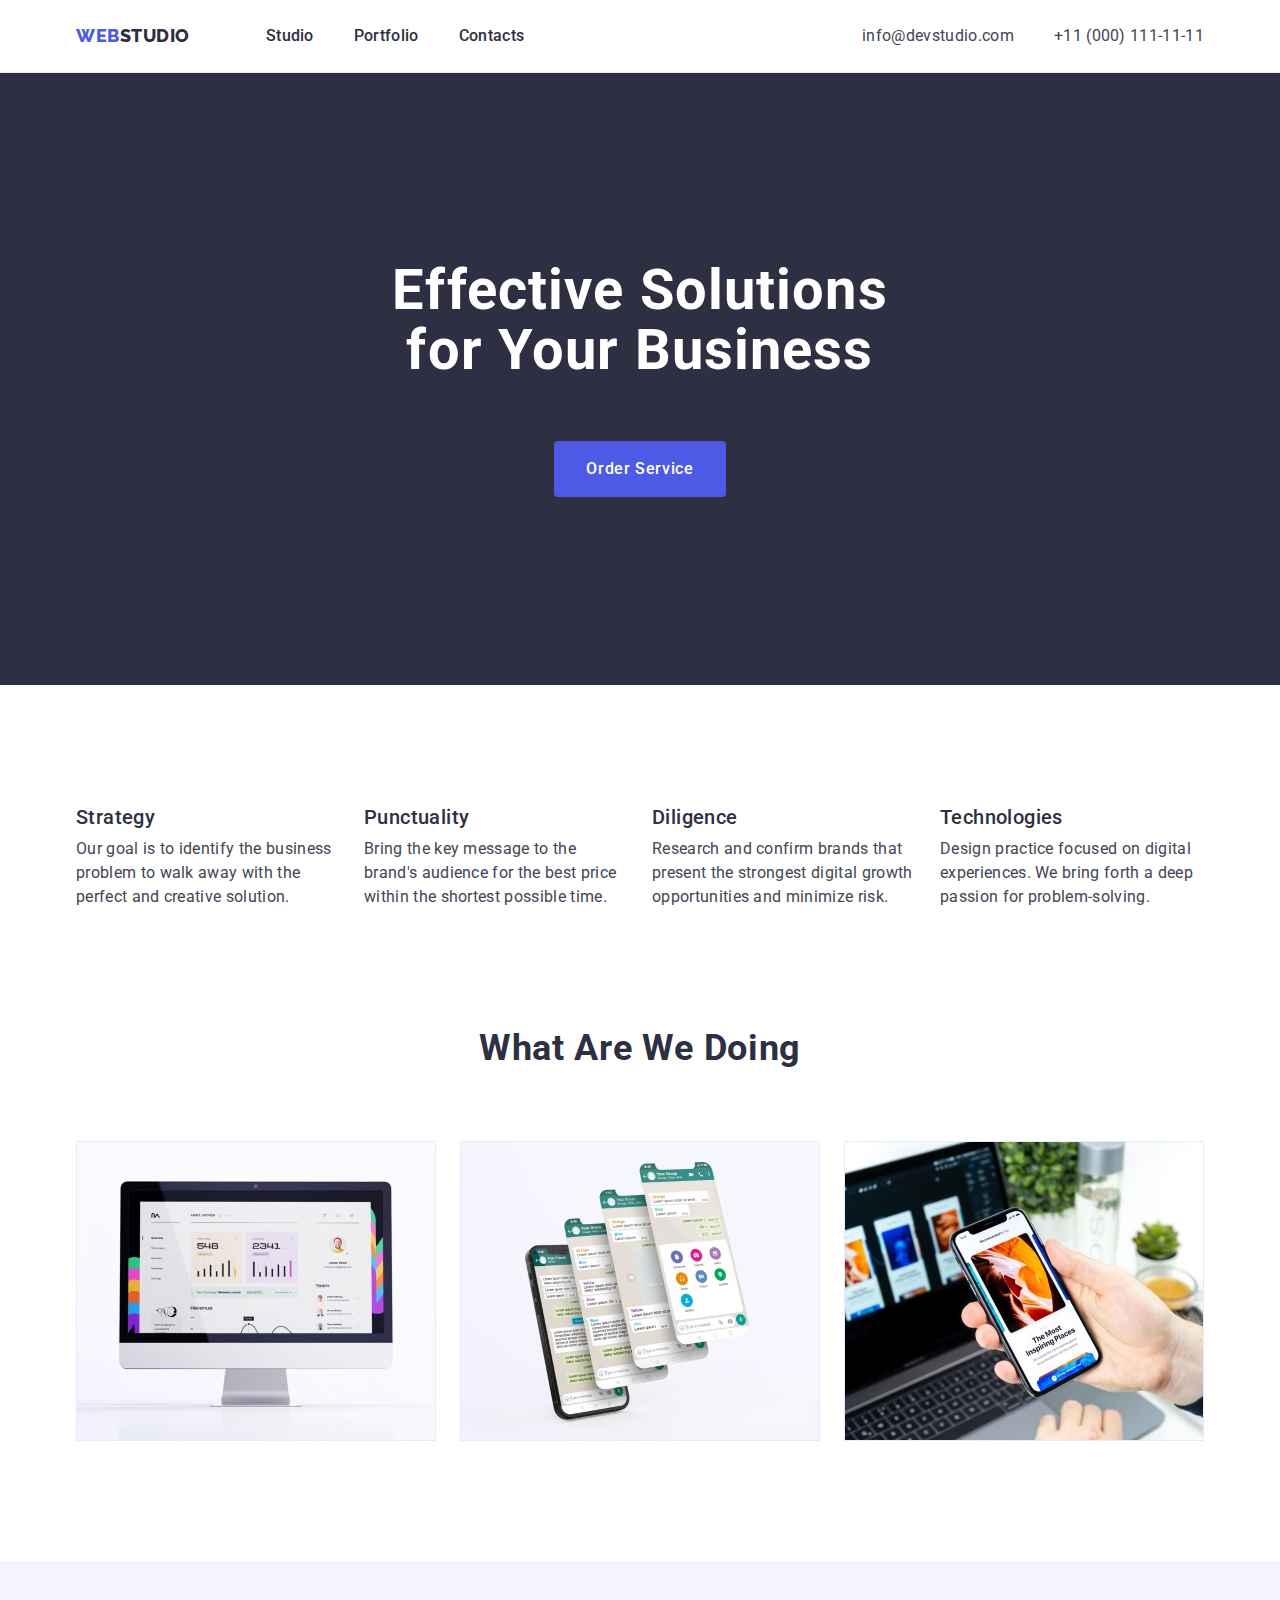
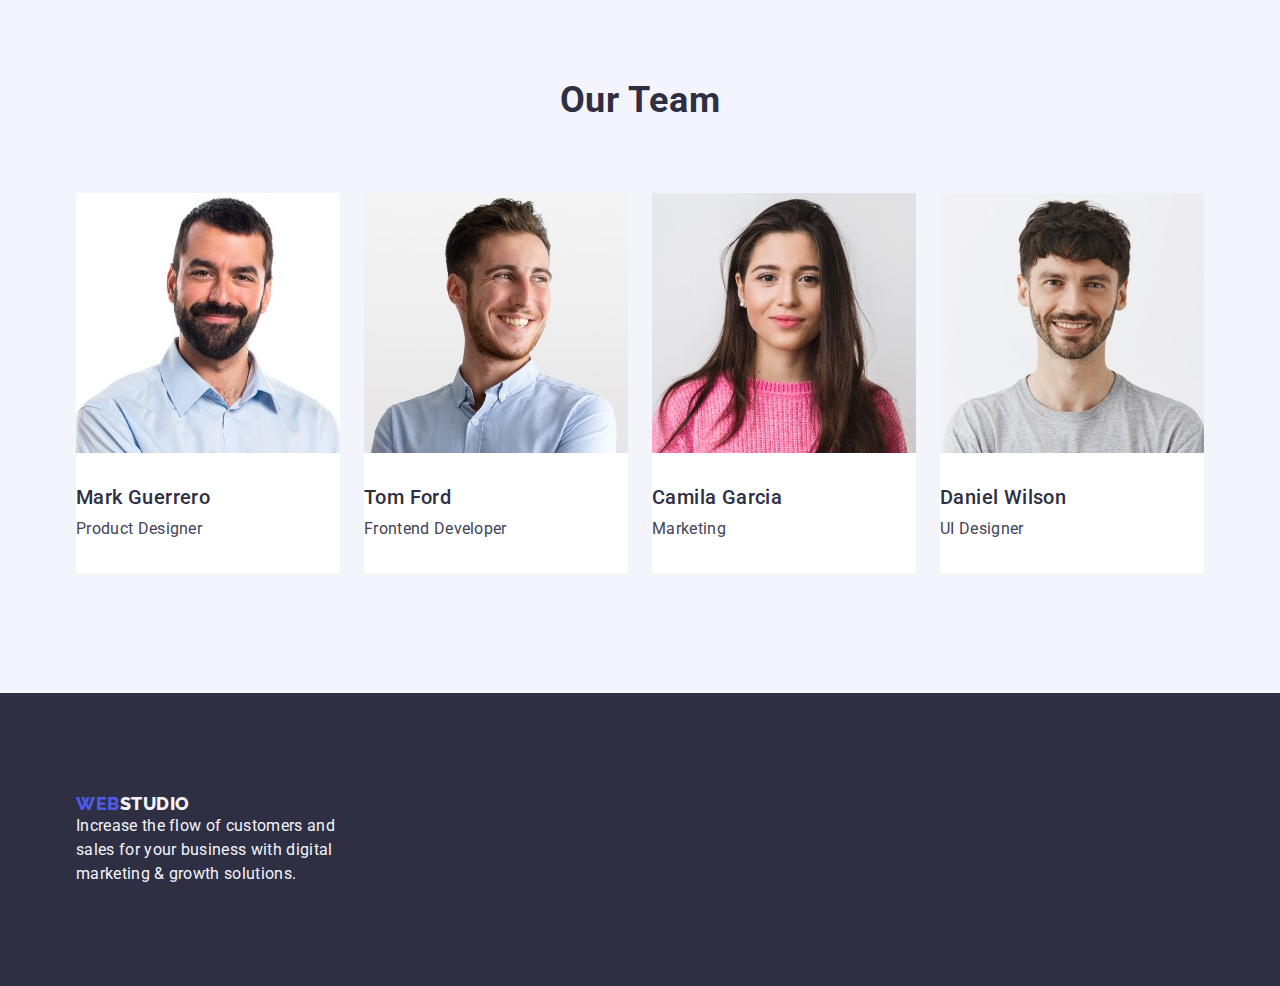
<file: index.html>
<!DOCTYPE html>
<html lang="en">
<head>
    <meta charset="UTF-8">
    <title>Document</title>
    <link rel="stylesheet" href="https://cdnjs.cloudflare.com/ajax/libs/modern-normalize/1.0.0/modern-normalize.min.css">
    <link rel="stylesheet" href="./css/styles.css"> 
    <link rel="preconnect" href="https://fonts.googleapis.com">
    <link rel="preconnect" href="https://fonts.gstatic.com" crossorigin>
    <link rel="stylesheet" href="https://fonts.googleapis.com/css2?family=Raleway:wght@800&family=Roboto:wght@400;500;700;900&display=swap">
    <meta name="viewport" content="width=device-width, initial-scale=1.0">
</head>
 <body>
 <header class="main-header">
    <div class="navigation container">
        <nav class="navigation-main">
                <a class="logo link" href="./index.html">Web<span class="spn-1">Studio</span></a>
                <ul class="list-menu">
                    <li><a class="main-studio link-menu" href="./index.html">Studio</a></li>
                    <li><a class="main-studio link-menu" href="./portfolio.html">Portfolio</a></li>
                    <li><a class="main-studio link-menu" href="">Contacts</a></li>
                </ul>
        </nav>
        <address class="header_adr-one">
            <ul class="header_adr-one-list">
                <li class="header_adr-one-list">
                    <a class="mail-to link" href="mailto:info@devstudio.com">info@devstudio.com</a>
                </li>
                <li class="header_adr-one-list">
                    <a class="mail-to link" href="tel:+110001111111">+11 (000) 111-11-11</a>
                </li>
            </ul>
        </address>
    </div>
 </header>
    <main>
    <section class="section-one">
        <div class="container">
        <h1 class="first-header-main">Effective Solutions for Your Business</h1>
        <button type="button" class="main-button">Order Service</button>
        </div>
    </section>
    <section class="section-two">
        <div class="container">
        <h2 class="visually-hidden">przerwa</h2>
        <ul class="list">
            <li class="section-two-list">
            <h3 class="list-point">Strategy</h3>
             <p class="main-paragraph">Our goal is to identify the business problem to walk away with the perfect and creative solution.</p>
            </li>
            <li class="section-two-list">
            <h3 class="list-point">Punctuality</h3>
             <p class="main-paragraph">Bring the key message to the brand's audience for the best price within the shortest possible time.</p>
            </li>
            <li class="section-two-list">
            <h3 class="list-point">Diligence</h3>
             <p class="main-paragraph">Research and confirm brands that present the strongest digital growth opportunities and minimize risk.</p>
            </li>
            <li class="section-two-list">
            <h3 class="list-point">Technologies</h3>
             <p class="main-paragraph"> Design practice focused on digital experiences. We bring forth a deep passion for problem-solving.</p>
            </li>
        </ul>
        </div>
    </section>
    <section class="section-three">
        <div class="container">
        <h2 class="what-are-we"> What are we doing</h2>
        <ul class="list">
        <li class="products-third-section"><img src="./images/computer_image_1.jpg" width="360" height="300" alt="iMac"></li>
        <li class="products-third-section"><img src="./images/computer_image_2.jpg" width="360" height="300" alt="Screen of multiple phones"></li>
        <li class="products-third-section"><img src="./images/computer_image_3.jpg" width="360" height="300" alt="iPhone"></li>
        </ul>
        </div>
    </section>
    <section class="section-four">
        <div class="container">
        <h2 class="our-team">Our Team</h2>
         <ul class="list">
            <li class="team-view">
                <img src="./images/team_card_1.jpg" width="264" height="260" alt="a man with beard in a blue shirt"><div class="employee-container"><h3 class="list-point">Mark Guerrero</h3><p class="main-paragraph">Product Designer</p></div>
             </li>
             <li class="team-view">
                <img src="./images/team_card_2.jpg" width="264" height="260" alt="a smiling man in a blue shirt"><div class="employee-container"><h3  class="list-point">Tom Ford</h3><p class="main-paragraph">Frontend Developer</p></div>
             </li>
             <li class="team-view">
                <img src="./images/team_card_4.jpg" width="264" height="260" alt="a women in a pink blouse"><div class="employee-container"><h3 class="list-point">Camila Garcia</h3><p class="main-paragraph">Marketing</p></div>
             </li>
             <li class="team-view">
                <img src="./images/team_card_3.jpg" width="264" height="260" alt="a smiling man in a gray shirt"><div class="employee-container"><h3 class="list-point">Daniel Wilson</h3><p class="main-paragraph">UI Designer</p></div>
             </li>
         </ul>
        </div>
    </section>
    </main>
 <footer class="footer">
    <div class="container">
      <a class="logo link" href="./index.html">Web<span class="spn-2">Studio</span></a>
      <p class="footer-paragraph">Increase the flow of customers and sales for your business with digital marketing & growth solutions.</p>
    </div>
 </footer>
</body>
</html>
</file>
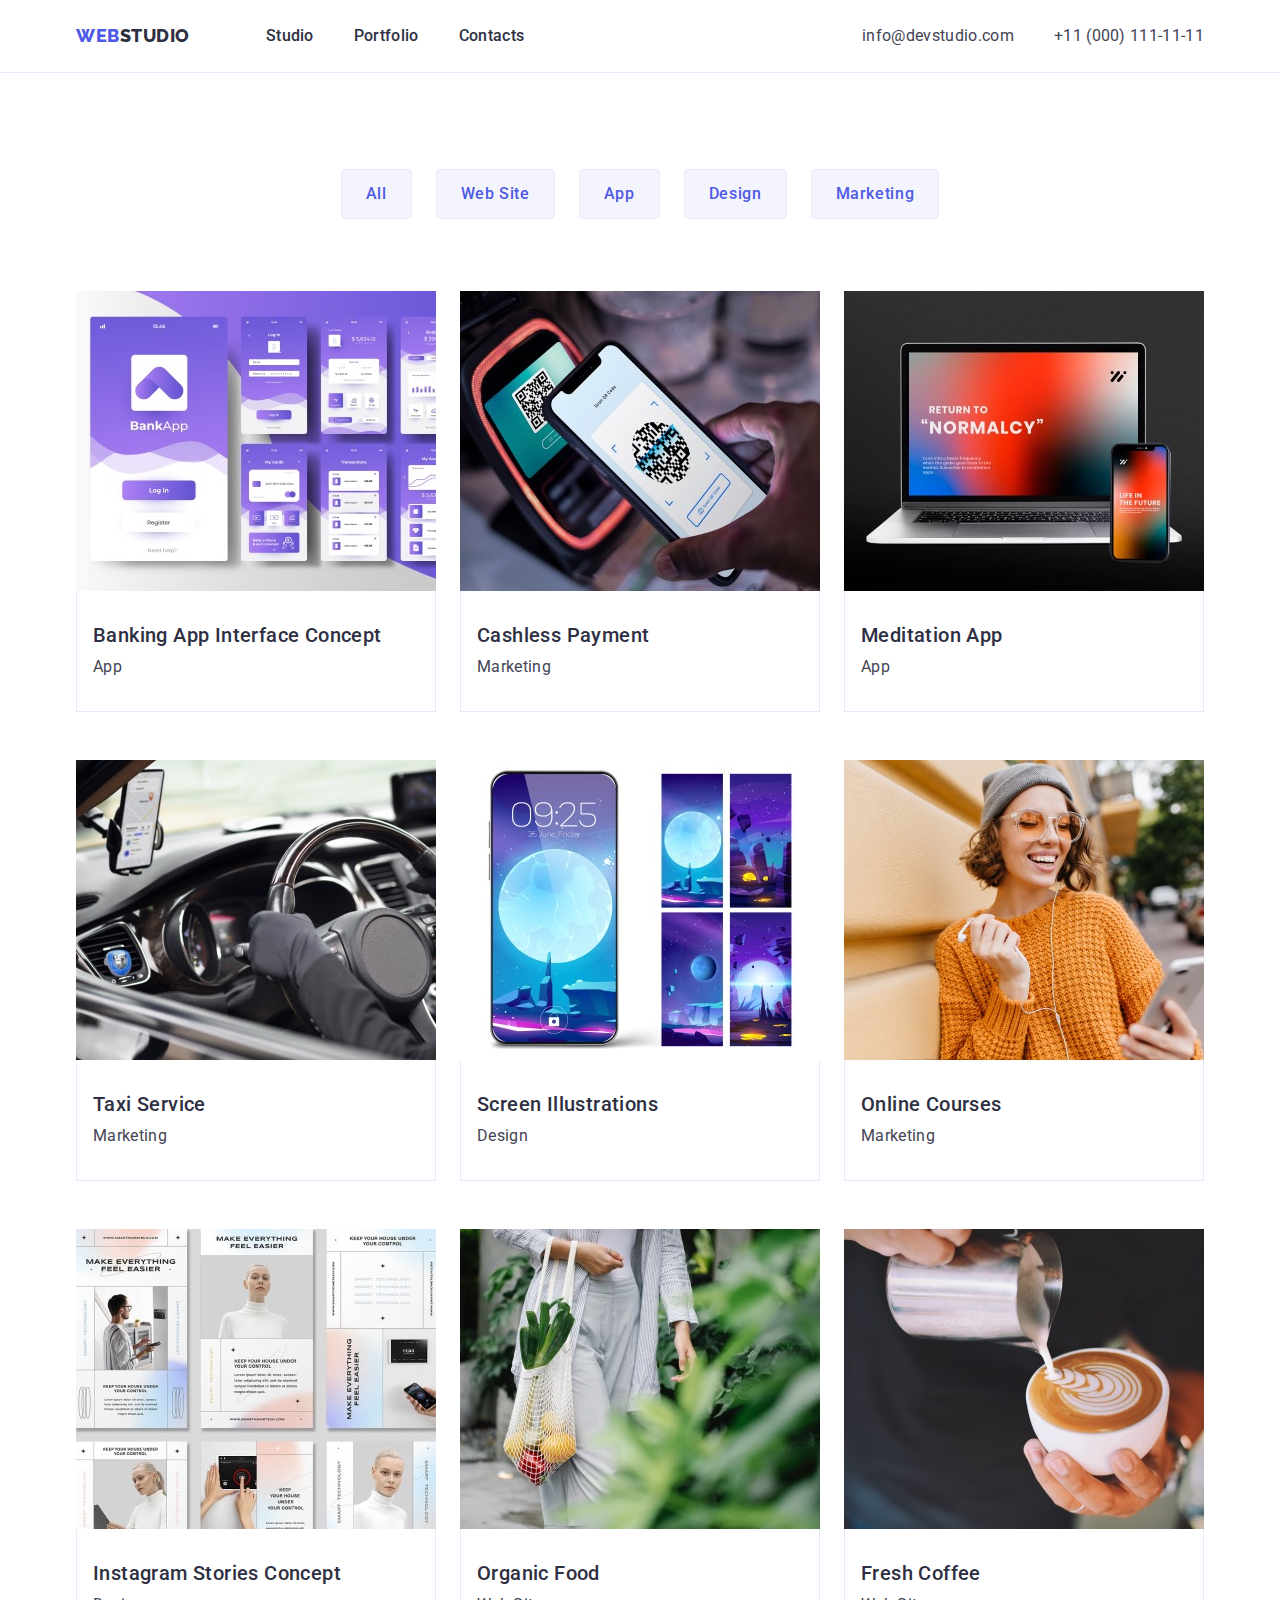
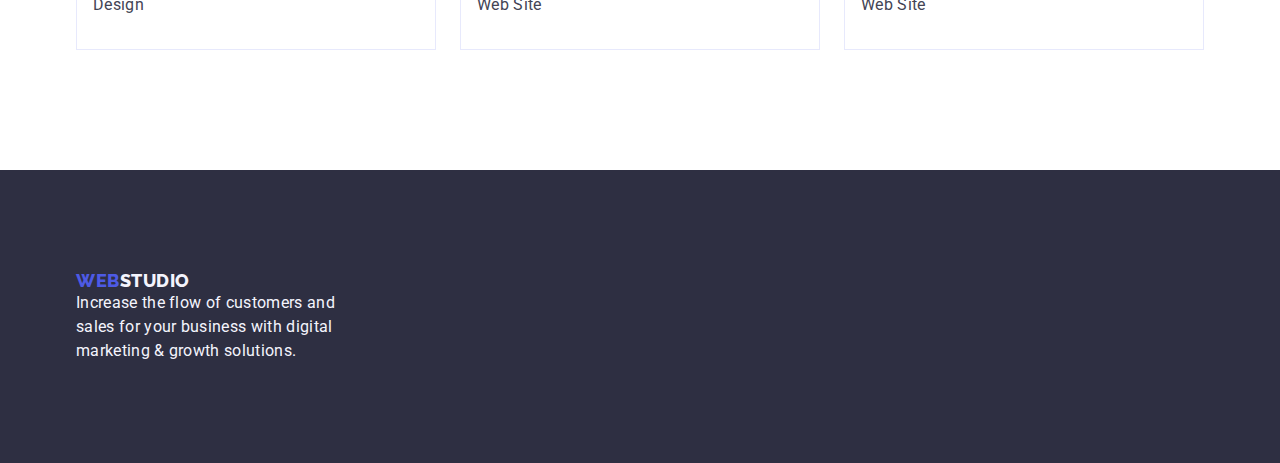
<file: portfolio.html>
<!DOCTYPE html>
<html lang="en">
<head>
    <meta charset="UTF-8">
    <title>Document</title>
    <link rel="stylesheet" href="https://cdnjs.cloudflare.com/ajax/libs/modern-normalize/1.0.0/modern-normalize.min.css">
    <link rel="stylesheet" href="./css/styles.css">
    <link rel="preconnect" href="https://fonts.googleapis.com">
    <link rel="preconnect" href="https://fonts.gstatic.com" crossorigin>
    <link rel="stylesheet" href="https://fonts.googleapis.com/css2?family=Raleway:wght@800&family=Roboto:wght@400;500;700;900&display=swap">
    <meta name="viewport" content="width=device-width, initial-scale=1.0">
</head>
 <body>
 <header class="portfolio-header">
     <div class="navigation container">
          <nav class="navigation-main">
                    <a class="logo link" href="./index.html">Web<span class="spn-1">Studio</span></a>
                    <ul class="list-menu">
                         <li><a class="main-studio link-menu" href="./index.html">Studio</a></li>
                         <li><a class="main-studio link-menu" href="./portfolio.html">Portfolio</a></li>
                         <li><a class="main-studio link-menu" href="">Contacts</a></li>
                    </ul>
          </nav>
          <address class="header_adr-one">
               <ul class="header_adr-one-list">
                    <li class="header_adr-one-list">
                         <a class="mail-to link" href="mailto:info@devstudio.com">info@devstudio.com</a>
                    </li>
                    <li class="header_adr-one-list">
                         <a class="mail-to link" href="tel:+110001111111">+11 (000) 111-11-11</a>
                    </li>
               </ul>
          </address>
     </div>
 </header>
    <main class="main-section">
        <section class="portfolio-section-one">
          <div class="container">
            <h1 class="visually-hidden">przerwa</h1>
                <ul class="list-buttons">
                      <li class="list-portfolio"><button type="button" class="filter-button">All</button></li>
                      <li class="list-portfolio"><button type="button" class="filter-button">Web Site</button></li>
                      <li class="list-portfolio"><button type="button" class="filter-button">App</button></li>
                      <li class="list-portfolio"><button type="button" class="filter-button">Design</button></li>
                      <li class="list-portfolio"><button type="button" class="filter-button">Marketing</button></li>
                </ul>
     <ul class="list-portfolio-two">
           <li class="list-portfolio-two-details">
           <a class="link">
               <img src="./images/portfolio_1.jpg" width="360" height="300" alt="bank app visual"/>
           <div class="app-container">
           <h2 class="portfolio-images-dsc">Banking App Interface Concept</h2>
           <p class="portfolio-images-additional-text">App</p>
          </div>
        </a>
       </li>
       <li class="list-portfolio-two-details">
        <a class="link">
          <img src="./images/portfolio_2.jpg" width="360" height="300" alt="scanning a qr code with the phone"/>
          <div class="app-container">
             <h2 class="portfolio-images-dsc">Cashless Payment</h2>
             <p class="portfolio-images-additional-text">Marketing</p>
          </div>
        </a>
        </li>
       <li class="list-portfolio-two-details">
        <a class="link">
          <img src="./images/portfolio_3.jpg" width="360" height="300" alt="presentation of the computer and the phone"/>
          <div class="app-container">
             <h2 class="portfolio-images-dsc">Meditation App</h2>
             <p class="portfolio-images-additional-text">App</p>
          </div>
        </a>
       </li>
       <li class="list-portfolio-two-details">
         <a class="link">
          <img src="./images/portfolio_4.jpg" width="360" height="300" alt="driving a car with phone-navigation" />
          <div class="app-container">
             <h2 class="portfolio-images-dsc">Taxi Service</h2>
             <p class="portfolio-images-additional-text">Marketing</p> 
          </div>
        </a>
        </li>
       <li class="list-portfolio-two-details">
        <a class="link">
          <img src="./images/portfolio_5.jpg" width="360" height="300" alt="driving a car with phone-navigation" />
          <div class="app-container">
             <h2 class="portfolio-images-dsc">Screen Illustrations</h2>
             <p class="portfolio-images-additional-text">Design</p>
          </div>
        </a>
       </li>
       <li class="list-portfolio-two-details">
        <a class="link">
          <img src="./images/portfolio_6.jpg" width="360" height="300" alt="smiling girl in a honey color swater and earohones"/>
          <div class="app-container">
             <h2 class="portfolio-images-dsc">Online Courses</h2>
            <p class="portfolio-images-additional-text">Marketing</p>
          </div>
        </a>
       </li>
       <li class="list-portfolio-two-details">
        <a class="link">
          <img src="./images/portfolio_7.jpg" width="360" height="300" alt="visual presentations of application screens"/>
          <div class="app-container">
             <h2 class="portfolio-images-dsc">Instagram Stories Concept</h2>
             <p class="portfolio-images-additional-text">Design</p>
          </div>
        </a>
        </li>
       <li class="list-portfolio-two-details">
        <a class="link">
          <img src="./images/portfolio_8.jpg" width="360" height="300" alt="a lady walking with a bag od vegetables" />
          <div class="app-container">
             <h2 class="portfolio-images-dsc">Organic Food</h2>
             <p class="portfolio-images-additional-text">Web Site</p>
          </div>
        </a>
       </li>
       <li class="list-portfolio-two-details">
        <a class="link">
          <img src="./images/portfolio_9.jpg" width="360" height="300" alt="latte art" />
          <div class="app-container">
             <h2 class="portfolio-images-dsc">Fresh Coffee</h2>
             <p class="portfolio-images-additional-text">Web Site</p>
          </div>
        </a>
        </li>
       </ul>
      </div>
    </section>
    </main>
 <footer class="footer">
     <div class="container">
        <a class="logo link" href="./index.html">Web<span class="spn-2">Studio</span></a>
        <p class="footer-paragraph">Increase the flow of customers and sales for your business with digital marketing & growth solutions.</p>
     </div>
 </footer>
 </body>
</html>
</file>
<file: css/styles.css>
* {
    box-sizing: border-box;
    margin: 0;
    padding: 0;
}

body {
    font-family: 'Roboto', sans-serif;
    color: var(--text);
    background-color: var(--background-color);
}

:root {
    --primary-brand: #4D5AE5;
    --background-color: #FFFFFF;
    --dark: #2e2f42;
    --default-buttons-text: #4d5ae5;
    --default-buttons-background: #f4f4fd;
    --pressed-state: #404bbf;
    --text: #434455;
    --success: #31D0AA;
    --subtle-text: #8E8F99;
    --accent: #E7E9FC;
    --light: #F4F4FD; 
    --modal-overlay: #2E2F42;
    --hero-background: #2E2F42;
    --white-background: #FFFFFF;
    --modal-background: #FCFCFC;
}

.logo {
    font-family: 'Raleway', sans-serif;
    font-weight: 800;
    font-size: 18px;
    line-height: 1.17;
    letter-spacing: 0.03em;
    text-transform: uppercase;
    color: var(--default-buttons-text);
    margin-right: 76px;
}

.section-one {
    background-color: var(--dark);
    padding: 188px 0;
    justify-content: space-between;
}

.first-header-main {
    font-size: 56px;
    text-align: center;
    line-height: 1.07;
    letter-spacing: 0.02em;
    color: var(--background-color);
    max-width: 496px;
    justify-content: center;
    margin: 0 auto;
}

.main-button {
    background-color: var(--default-buttons-text);
    font-family: 'Roboto',sans-serif;
    font-weight: 500;
    font-size: 16px;
    line-height: 1.5;
    letter-spacing: 0.04em;
    color: var(--background-color);
    display: block;
    min-width: 169px;
    height: 56px;
    border: none;
    border-radius: 4px;
    cursor: pointer;
    justify-content: center;
    margin: 0 auto;
    margin-top: 60px;
    word-wrap: break-word;
    padding: 16px 32px;
}

.main-button:hover {
    background-color: var(--pressed-state);
}

.main-button:focus {
    background-color: var(--pressed-state);
}

.main-button:focus {
    cursor: pointer;
}

.list-point {
    font-weight: 500;
    font-size: 20px;
    line-height: 1.2;
    letter-spacing: 0.02em;
    color: var(--dark);
    margin-bottom: 8px;
    margin-bottom: 8px;
}

.main-paragraph {
    font-size: 16px;
    line-height: 1.5;
    letter-spacing: 0.02em;
    color: var(--text);
}

.what-are-we {
    font-size: 36px;
    line-height: 1.11;
    text-align: center;
    letter-spacing: 0.02em;
    text-transform: capitalize;
    color: var(--dark);
    margin-bottom: 72px;
}

.section-four {
    background-color: var(--light);
}

.our-team {
    font-size: 36px;
    line-height: 1.11;
    text-align: center;
    letter-spacing: 0.02em;
    text-transform: capitalize;
    color: var(--dark);
    margin-bottom: 72px;
}

.team-view {
    background-color: var(--background-color);
    flex-basis: calc((100% - 72px) / 4);
    border-radius: 0px 0px 4px 4px;
}

.link {
    text-decoration: none;
    display: inline-block;
}

.link-menu {
    text-decoration: none;
    display: inline-block;
    padding: 24px 0;
}

.header_adr-one {
    font-style: normal;
    display: flex;
    gap: 40px;
    align-items: center;

}

.header_adr-one-list {
    gap: 40px;
    display: flex;
}

.spn-1 {
    color: var(--dark);
}

.spn-2 {
    color: var(--default-buttons-background);
}

.list {
    list-style: none;
    display: flex;
    gap: 24px;
}

.list-buttons {
    justify-content: center;
    gap: 24px;
    display: flex;
}

.list-portfolio {
    list-style: none;
    display: flex;
    justify-content: center;
    gap: 24px;
    margin-bottom: 72px;
}
.main-studio {
    font-weight: 500;
    font-size: 16px;
    line-height: 1.5;
    letter-spacing: 0.02em;
    color: var(--dark);
    padding: 24px 0 24px;
}

.main-studio:hover {
     color: var(--pressed-state);
}

.main-studio:focus {
color: var(--pressed-state);
}

.mail-to {
    font-size: 16px;
    line-height: 1.5;
    letter-spacing: 0.02em;
    color: var(--text);
    text-align: match-parent;
}

.mail-to:hover { 
     color: var(--pressed-state);
}

.mail-to:focus {
     color: var(--pressed-state);
}

.section-two {
    padding: 120px 0;
}
.filter-button {
    font-family:'Roboto',sans-serif;
    font-weight: 500;
    font-size: 16px;
    line-height: 1.5;
    letter-spacing: 0.04em;
    color: var(--default-buttons-text);
    background-color: var(--light);
    padding: 12px 24px;
    border-radius: 4px;
    border: 1px solid var(--accent);
}

.filter-button:hover {
    background-color: var(--pressed-state);
    color: var(--background-color);
    border: 1px solid transparent
}

.filter-button:focus {
   background-color: var(--pressed-state);
   color: var(--background-color);
   border: 1px solid transparent
}

.filter-button:focus {
        cursor: pointer;
    }

.portfolio-images-dsc {
  font-weight: 500;
  font-size: 20px;
  line-height: 1.2;
  letter-spacing: 0.02em;
  color: var(--dark);
  margin-bottom: 8px;
}

.portfolio-images-additional-text {
    font-size: 16px;
    line-height: 1.5;
    letter-spacing: 0.02em;
    color: var(--text);

}
.footer {
    background-color: var(--dark);
    padding: 100px 0;
}

.footer-paragraph {
    line-height: 1.5;
    color: var(--light);
    letter-spacing: 0.02em;
    max-width: 264px;
}

img {
    display: block;
}

.main-header {
    border-bottom: 1px solid var(--accent);
}

.navigation {
    display: flex;
    justify-content: space-between;
}

.container {
    width: 1158px;
    margin: 0 auto;
    padding: 0 15px 0 15px;
}

.navigation-main {
    display: flex;
    align-items: center;
}

.list-menu {
    list-style: none;
    display: flex;
    gap: 40px;
}

.visually-hidden {
    position: absolute;
    width: 1px;
    height: 1px;
    margin: -1px;
    border: 0;
    padding: 0;
    white-space: nowrap;
    clip-path: inset(100%);
    clip: rect(0 0 0 0);
    overflow: hidden;
}


.section-two-list {
    flex-basis: calc((100% - 72px) / 4);
}

.section-three {
    padding-bottom: 120px;
}

.products-third-section {
    flex-basis: calc((100% - 3 * 16px) / 3);
}

.section-four {
    padding: 120px 0;
}

.employee-container {
    padding: 32px 0px;
}

.portfolio-header {
    border-bottom: 1px solid var(--accent);
}

.main-section {
    padding-top: 96px 0;
    padding-bottom: 120px 0;
}

.list-portfolio-two {
    display: flex;
    flex-wrap: wrap;
    column-gap: 24px;
    row-gap: 48px;
    list-style: none;
}

.list-portfolio-two-details {
    width: calc((100% - 48px) / 3);
}

.app-container {
    padding: 32px 16px;
    border: 1px solid var(--accent);
    border-top: none;
}

.portfolio-section-one {
    padding-top: 96px;
    padding-bottom: 120px;
}
</file>
